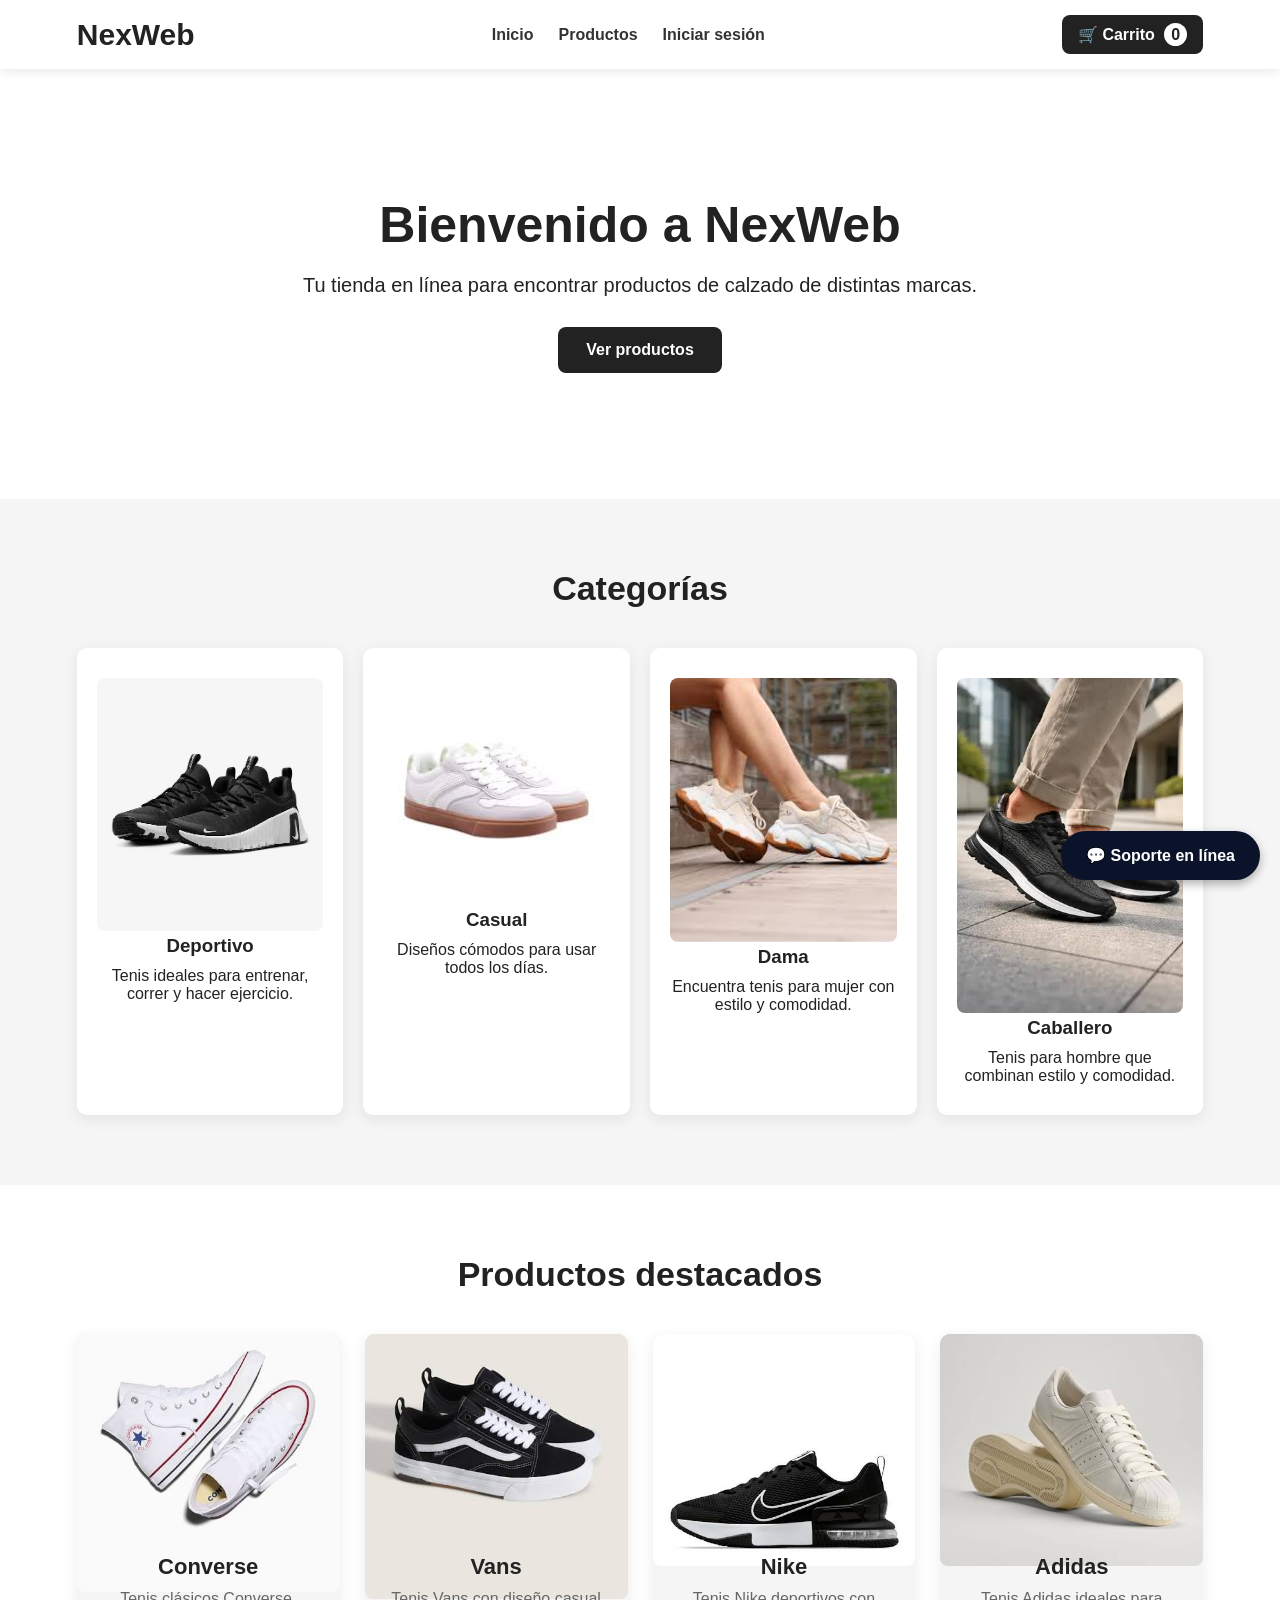
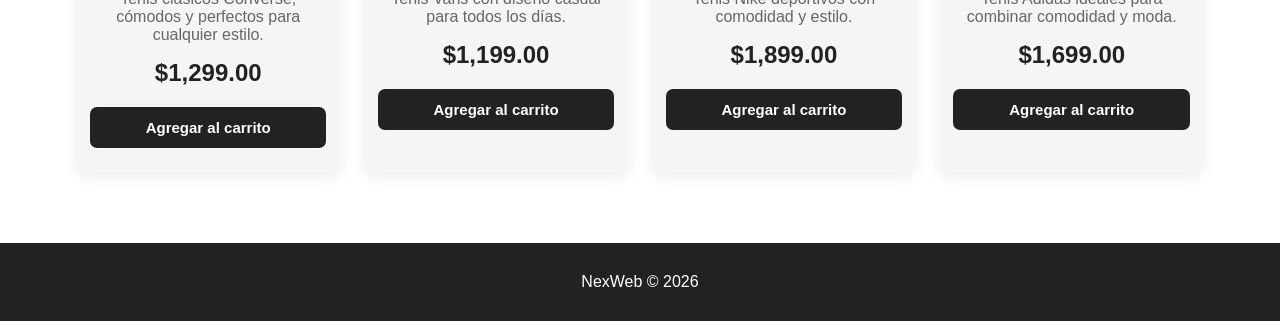
<file: Inicio/index.html>
<!DOCTYPE html>
<html lang="es">

<head>

    <meta charset="UTF-8">

    <meta name="viewport" content="width=device-width, initial-scale=1.0">

    <title>NexWeb - Inicio</title>

    <link rel="stylesheet" href="css/inicio.css">

   <!-- ESTILO DEL CHAT -->
    <style>
        .chat-flotante-btn {
            position: fixed;
            bottom: 20px;
            right: 20px;
            background-color: #0b132b; /* Azul oscuro/negro */
            color: #ffffff;
            border: none;
            padding: 15px 25px;
            border-radius: 50px;
            font-size: 16px;
            font-weight: bold;
            cursor: pointer;
            box-shadow: 0 4px 10px rgba(0,0,0,0.3);
            z-index: 1000;
            transition: background-color 0.3s;
        }
        .chat-flotante-btn:hover { background-color: #1c2541; }

        .chat-ventana {
            position: fixed;
            bottom: 85px;
            right: 20px;
            width: 350px;
            background-color: #ffffff;
            border-radius: 12px;
            box-shadow: 0 8px 20px rgba(0,0,0,0.2);
            display: flex;
            flex-direction: column;
            overflow: hidden;
            z-index: 1000;
            border: 1px solid #e0e0e0;
            font-family: Arial, sans-serif;
        }
        .chat-ventana.oculta { display: none; }

        .chat-header {
            background-color: #0b132b;
            color: #ffffff;
            padding: 15px;
            display: flex;
            justify-content: space-between;
            align-items: center;
            border-bottom: 3px solid #3a506b; /* Azul claro */
        }
        .chat-titulo { font-weight: bold; display: flex; align-items: center; gap: 8px; }
        .estado-online { width: 10px; height: 10px; background-color: #4CAF50; border-radius: 50%; }
        .chat-cerrar { background: none; border: none; color: #ffffff; font-size: 18px; cursor: pointer; }

        .chat-historial {
            height: 300px;
            padding: 15px;
            overflow-y: auto;
            background-color: #f4f6f8;
            display: flex;
            flex-direction: column;
            gap: 12px;
        }
        .mensaje { padding: 10px 14px; border-radius: 15px; max-width: 80%; font-size: 14px; line-height: 1.4; }
        .mensaje.bot { background-color: #e2e8f0; color: #0b132b; align-self: flex-start; border-bottom-left-radius: 2px; }
        .mensaje.usuario { background-color: #3a506b; color: #ffffff; align-self: flex-end; border-bottom-right-radius: 2px; }

        .chat-input { display: flex; padding: 12px; background-color: #ffffff; border-top: 1px solid #eeeeee; }
        .chat-input input { flex-grow: 1; padding: 10px; border: 1px solid #cccccc; border-radius: 20px; outline: none; }
        .chat-input input:focus { border-color: #3a506b; }
        .chat-input button {
            background-color: #3a506b; color: white; border: none; width: 40px; height: 40px;
            border-radius: 50%; margin-left: 10px; cursor: pointer; display: flex; justify-content: center; align-items: center;
        }
        .chat-input button:hover { background-color: #0b132b; }
    </style>
    
</head>


<body>


    <!-- ENCABEZADO -->

    <header class="encabezado">

        <div class="logo">
            <a href="index.html">NexWeb</a>
        </div>


        <nav class="menu">

            <a href="index.html">Inicio</a>

            <a href="../Interfaces/interfaces.html">Productos</a>

            <a href="../Login/login.html">Iniciar sesión</a>

        </nav>


        <a href="../Interfaces/carrito.html" class="carrito">

            🛒 Carrito

            <span id="contadorCarrito">0</span>

        </a>

    </header>



    <!-- CONTENIDO PRINCIPAL -->

    <main>


        <!-- INICIO -->

        <section class="inicio">

            <h1>Bienvenido a NexWeb</h1>

            <p>
                Tu tienda en línea para encontrar productos de calzado de distintas marcas.
            </p>

            <a href="#destacados" class="boton">
                Ver productos
            </a>

        </section>



        <!-- CATEGORÍAS -->

        <section class="categorias">

            <h2>Categorías</h2>
            
            <div class="categorias-contenedor">
<div class="categoria">
    
    <img src="../img/cat-deportivo.jpg" alt="Deportivo" style="width: 100%; border-radius: 8px;">

<h3>Deportivo</h3>
<p>Tenis ideales para entrenar, correr y hacer ejercicio.</p>
</div>

<div class="categoria">
   
    <img src="../img/cat-casual.jpg" alt="Casual" style="width: 100%; border-radius: 8px;">

    <h3>Casual</h3>
    <p>Diseños cómodos para usar todos los días.</p>
</div>

               
<div class="categoria">
   
    <img src="../img/cat-dama.jpg" alt="Dama" style="width: 100%; border-radius: 8px;">
   
    <h3>Dama</h3>
    <p>Encuentra tenis para mujer con estilo y comodidad.</p>
</div>

                   
<div class="categoria">
   
    <img src="../img/cat-caballero.jpg" alt="Caballero" style="width: 100%; border-radius: 8px;">

    <h3>Caballero</h3>
    <p>Tenis para hombre que combinan estilo y comodidad.</p>
</div>


             
            </div>

        </section>



        <!-- PRODUCTOS DESTACADOS -->

        <section id="destacados" class="productos">

            <h2>Productos destacados</h2>


            <div class="productos-contenedor">



              <!-- PRODUCTO 1 -->

<div class="producto">

    <div class="producto-imagen">
        <img src="../img/prod-converse.jpg" alt="Converse" style="width: 100%; height: auto; border-radius: 8px;">
    </div>

    <h3>Converse</h3>

    <p>
        Tenis clásicos Converse, cómodos y perfectos para cualquier estilo.
    </p>

    <strong>$1,299.00</strong>

    <button onclick="agregarAlCarrito('Converse', 1299)">
        Agregar al carrito
    </button>

</div>


<!-- PRODUCTO 2 -->

<div class="producto">

    <div class="producto-imagen">
        <img src="../img/prod-vans.jpg" alt="Vans" style="width: 100%; height: auto; border-radius: 8px;">
    </div>

    <h3>Vans</h3>

    <p>
        Tenis Vans con diseño casual para todos los días.
    </p>

    <strong>$1,199.00</strong>

    <button onclick="agregarAlCarrito('Vans', 1199)">
        Agregar al carrito
    </button>

</div>


<!-- PRODUCTO 3 -->

<div class="producto">

    <div class="producto-imagen">
        <img src="../img/prod-nike.jpg" alt="Nike" style="width: 100%; height: auto; border-radius: 8px;">
    </div>

    <h3>Nike</h3>

    <p>
        Tenis Nike deportivos con comodidad y estilo.
    </p>

    <strong>$1,899.00</strong>

    <button onclick="agregarAlCarrito('Nike', 1899)">
        Agregar al carrito
    </button>

</div>


<!-- PRODUCTO 4 -->

<div class="producto">

    <div class="producto-imagen">
        <img src="../img/prod-adidas.jpg" alt="Adidas" style="width: 100%; height: auto; border-radius: 8px;">
    </div>

    <h3>Adidas</h3>

    <p>
        Tenis Adidas ideales para combinar comodidad y moda.
    </p>

    <strong>$1,699.00</strong>

    <button onclick="agregarAlCarrito('Adidas', 1699)">
        Agregar al carrito
    </button>

</div>

            </div>

        </section>

    </main>



    <!-- NOTIFICACIÓN -->

    <div id="notificacion" class="notificacion">

        <strong>NexWeb</strong>

        <span id="mensajeNotificacion"></span>

    </div>

<!-- CHAT FLOTANTE ESTRUCTURA -->
    <button id="btn-abrir-chat" class="chat-flotante-btn">💬 Soporte en línea</button>

    <div id="ventana-chat" class="chat-ventana oculta">
        <div class="chat-header">
            <div class="chat-titulo"><span class="estado-online"></span> Soporte NexWeb</div>
            <button id="btn-cerrar-chat" class="chat-cerrar">✖</button>
        </div>
        <div class="chat-historial" id="chat-historial">
            <div class="mensaje bot">¡Hola! Bienvenida a NexWeb. ¿En qué podemos ayudarte hoy?</div>
        </div>
        <div class="chat-input">
            <input type="text" id="mensaje-input" placeholder="Escribe tu mensaje..." required>
            <button id="btn-enviar" type="button">➤</button>
        </div>
    </div>

    <!-- PIE DE PÁGINA -->

    <footer class="footer">

        <p>NexWeb © 2026</p>

    </footer>



    <!-- JAVASCRIPT -->

    <!-- Conexión con la API / base de datos -->
    <script src="../js/nexweb.js"></script>

    <script>

    let carrito = JSON.parse(localStorage.getItem("carrito")) || [];

    // Revisamos que todos los productos tengan una cantidad
    for (let i = 0; i < carrito.length; i++) {

        if (!carrito[i].cantidad || isNaN(carrito[i].cantidad)) {
            carrito[i].cantidad = 1;
        }

    }


    function agregarAlCarrito(nombre, precio) {

        let productoEncontrado = null;


        for (let i = 0; i < carrito.length; i++) {

            if (carrito[i].nombre === nombre) {

                productoEncontrado = carrito[i];

            }

        }


        if (productoEncontrado != null) {

            productoEncontrado.cantidad =
                Number(productoEncontrado.cantidad) + 1;

        }

        else {

            carrito.push({

                nombre: nombre,

                precio: precio,

                cantidad: 1

            });

        }


        localStorage.setItem(
            "carrito",
            JSON.stringify(carrito)
        );


        actualizarContador();


        mostrarNotificacion(
            nombre + " se agregó al carrito"
        );

    }


    function actualizarContador() {

        let contador =
            document.getElementById("contadorCarrito");

        let cantidad = 0;


        for (let i = 0; i < carrito.length; i++) {

            let numero =
                Number(carrito[i].cantidad);

            if (!isNaN(numero)) {

                cantidad = cantidad + numero;

            }

        }


        contador.textContent = cantidad;

    }


    function mostrarNotificacion(mensaje) {

        let notificacion =
            document.getElementById("notificacion");

        let texto =
            document.getElementById("mensajeNotificacion");


        texto.textContent = mensaje;


        notificacion.classList.add("mostrar");


        setTimeout(function () {

            notificacion.classList.remove("mostrar");

        }, 3000);

    }


    // Guardamos nuevamente el carrito corregido
    localStorage.setItem(
        "carrito",
        JSON.stringify(carrito)
    );


    actualizarContador();

</script>


<!-- LÓGICA DEL CHAT CON RESPUESTAS AUTOMÁTICAS Y TALLAS -->
<script>
    const btnAbrirChat = document.getElementById('btn-abrir-chat');
    const btnCerrarChat = document.getElementById('btn-cerrar-chat');
    const ventanaChat = document.getElementById('ventana-chat');
    const btnEnviar = document.getElementById('btn-enviar');
    const inputMensaje = document.getElementById('mensaje-input');
    const historialChat = document.getElementById('chat-historial');

    // 1. Cargar el historial guardado
    function cargarHistorial() {
        const mensajesGuardados = JSON.parse(localStorage.getItem("chatHistorial")) || [];
        historialChat.innerHTML = '<div class="mensaje bot">¡Hola! Bienvenida a NexWeb. ¿En qué podemos ayudarte hoy?</div>';
        mensajesGuardados.forEach(msg => agregarMensajeUI(msg.tipo, msg.texto));
        setTimeout(() => historialChat.scrollTop = historialChat.scrollHeight, 50);
    }

    // 2. Funciones para dibujar el texto y guardarlo
    function agregarMensajeUI(tipo, texto) {
        const div = document.createElement('div');
        div.classList.add('mensaje', tipo);
        div.textContent = texto;
        historialChat.appendChild(div);
    }

    function guardarEnHistorial(tipo, texto) {
        const mensajesGuardados = JSON.parse(localStorage.getItem("chatHistorial")) || [];
        mensajesGuardados.push({ tipo: tipo, texto: texto });
        localStorage.setItem("chatHistorial", JSON.stringify(mensajesGuardados));

        // También se guarda en la base de datos (tabla mensajes_chat)
        if (typeof NexWeb !== "undefined") {
            NexWeb.api("chat.php", { metodo: "POST", datos: { tipo: tipo, mensaje: texto } })
                .catch(error => console.warn("Chat no guardado en BD:", error.message));
        }
    }

    // 3. El "Cerebro" del Bot (Palabras clave y Tallas)
    function responderComoBot(mensajeUsuario) {
        const texto = mensajeUsuario.toLowerCase();
        let respuesta = "Disculpa, no entendí bien. ¿Podrías preguntarme sobre envíos, pagos, o nuestros tenis (Converse, Vans, Nike, Adidas)?";

        // Detector: Busca si el usuario escribió un número entre el 22 y el 30
        const tallaMencionada = texto.match(/\b(2[2-9]|30)\b/);

        // Lógica de detección
        if (texto.includes("hola") || texto.includes("buen")) {
            respuesta = "¡Hola! Qué gusto saludarte. ¿Buscas algún calzado en especial o accesorios?";
        } else if (texto.includes("converse")) {
            respuesta = "¡Claro! Los tenis clásicos Converse están en $1,299.00. Puedes agregarlos desde la sección de destacados.";
        } else if (texto.includes("vans")) {
            respuesta = "Tenemos los tenis Vans de diseño casual a $1,199.00. ¡Están muy cómodos!";
        } else if (texto.includes("nike") || texto.includes("adidas")) {
            respuesta = "Contamos con deportivos Nike a $1,899.00 y Adidas a $1,699.00. ¿De qué talla buscas?";
        } else if (tallaMencionada) { 
            // Si detectó un número válido, lo usa en la respuesta
            respuesta = `¡Sí! Tenemos la talla ${tallaMencionada[0]} disponible. Todos nuestros modelos vienen a la medida exacta mexicana. ¿Te los preparamos?`;
        } else if (texto.includes("talla") || texto.includes("numero") || texto.includes("medida") || texto.includes("quedan")) {
            respuesta = "Manejamos tallas desde el 22 hasta el 30 mexicano. Si no te quedan, tu primer cambio es completamente gratis.";
        } else if (texto.includes("envio") || texto.includes("envío") || texto.includes("entrega") || texto.includes("llega")) {
            respuesta = "Los envíos tardan de 3 a 5 días hábiles y son gratis en toda tu compra.";
        } else if (texto.includes("pago") || texto.includes("tarjeta") || texto.includes("comprar")) {
            respuesta = "Puedes pagar con tarjeta de crédito, débito o efectivo directamente desde tu Carrito de compras.";
        }

        agregarMensajeUI('bot', respuesta);
        guardarEnHistorial('bot', respuesta);
        historialChat.scrollTop = historialChat.scrollHeight;
    }

    // 4. Enviar mensaje y temporizador del bot
    function enviarMensajeLocal() {
        const texto = inputMensaje.value.trim();
        if (texto !== '') {
            agregarMensajeUI('usuario', texto);
            guardarEnHistorial('usuario', texto);
            inputMensaje.value = '';
            historialChat.scrollTop = historialChat.scrollHeight;

            setTimeout(() => {
                responderComoBot(texto);
            }, 1000);
        }
    }

    // 5. Eventos de clics y teclas
    btnAbrirChat.addEventListener('click', () => {
        ventanaChat.classList.remove('oculta');
        btnAbrirChat.style.display = 'none';
        cargarHistorial(); 
    });

    btnCerrarChat.addEventListener('click', () => {
        ventanaChat.classList.add('oculta');
        btnAbrirChat.style.display = 'block';
    });

    btnEnviar.addEventListener('click', enviarMensajeLocal);
    inputMensaje.addEventListener('keypress', (e) => {
        if (e.key === 'Enter') enviarMensajeLocal();
    });
</script>

</body>

</html>
</file>
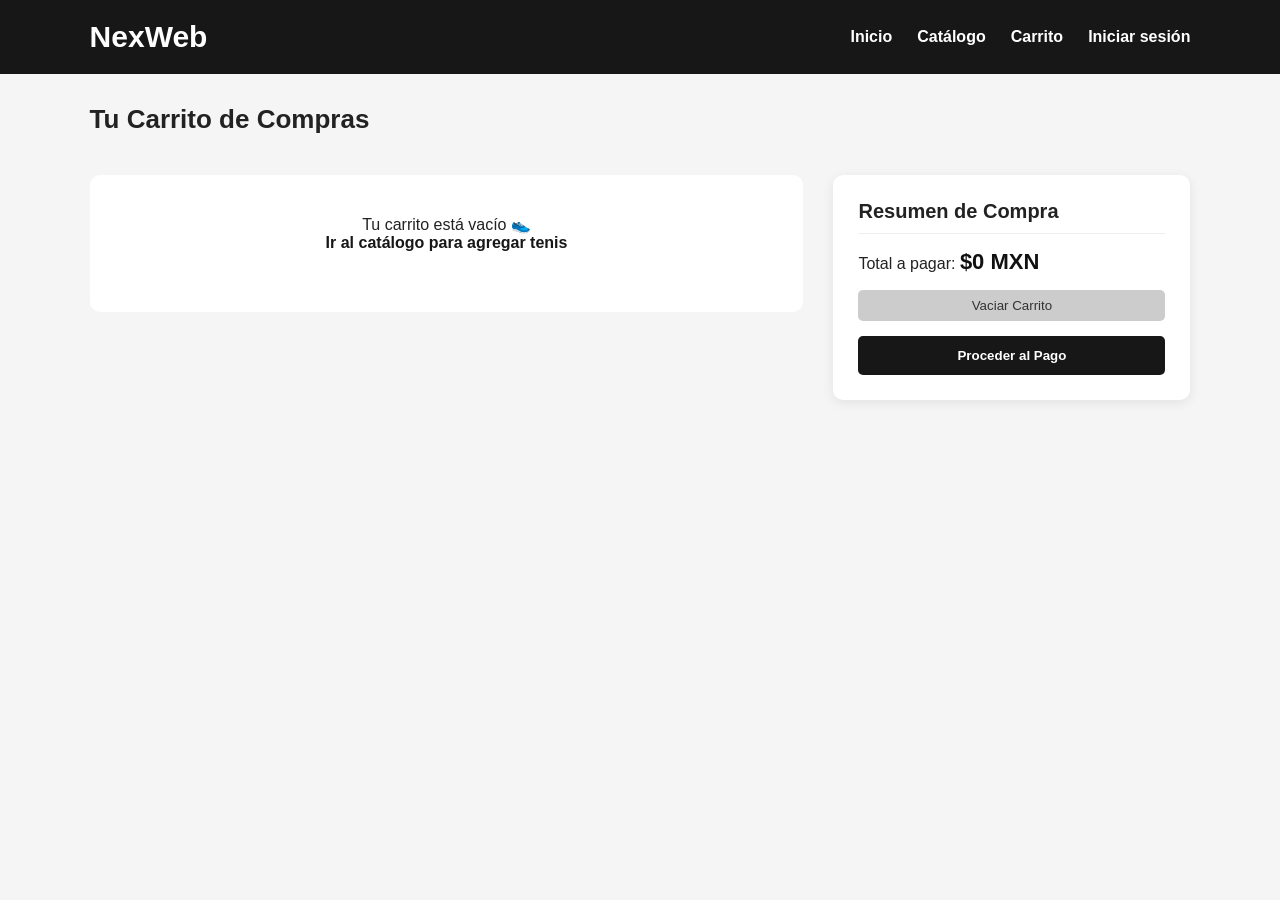
<file: Interfaces/carrito.html>
<!DOCTYPE html>
<html lang="es">
<head>
    <meta charset="UTF-8">
    <meta name="viewport" content="width=device-width, initial-scale=1.0">
    <title>Carrito de Compras | NexWeb</title>
    <link rel="stylesheet" href="interfaces.css">
</head>
<body>

   <header class="encabezado">
        <h1><a href="../Inicio/index.html" class="logo-link">NexWeb</a></h1>
        <nav>
            <a href="../Inicio/index.html">Inicio</a>
            <a href="interfaces.html">Catálogo</a>
            <a href="carrito.html"id="nav-carrito">Carrito</a>
            <a href="../Login/login.html">Iniciar sesión</a>
        </nav>
    </header>

    <main class="carrito-contenedor">
        <h2>Tu Carrito de Compras</h2>

        <div id="lista-carrito" class="lista-carrito">
            <!-- Aquí se cargarán dinámicamente los productos agregados -->
        </div>

        <div id="resumen-carrito" class="resumen-carrito">
            <h3>Resumen de Compra</h3>
            <p>Total a pagar: <strong id="total-precio">$0 MXN</strong></p>
            <button id="btn-vaciar" class="btn-secundario">Vaciar Carrito</button>
            <button id="btn-comprar" class="btn-principal">Proceder al Pago</button>
        </div>
    </main>

    <script src="../js/nexweb.js"></script>
    <script src="carrito.js"></script>
</body>
</html>
</file>
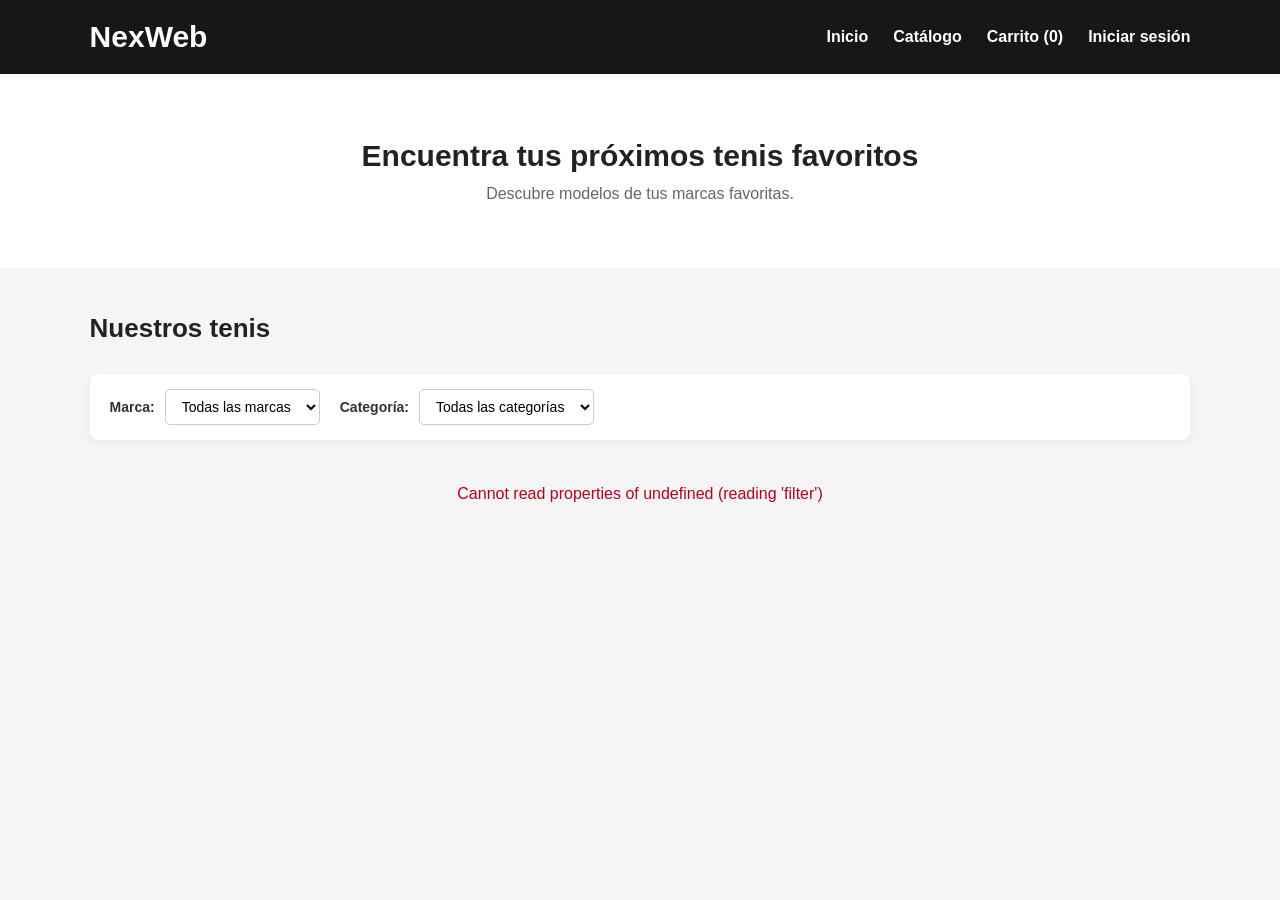
<file: Interfaces/interfaces.html>
<!DOCTYPE html>
<html lang="es">

<head>
    <meta charset="UTF-8">
    <meta name="viewport" content="width=device-width, initial-scale=1.0">
    <title>Catálogo | NexWeb</title>
    <link rel="stylesheet" href="interfaces.css">
</head>

<body>

    <header class="encabezado">
        <h1><a href="../Inicio/index.html" class="logo-link">NexWeb</a></h1>
        <nav>
            <a href="../Inicio/index.html">Inicio</a>
            <a href="interfaces.html">Catálogo</a>
            <a href="carrito.html" id="nav-carrito">Carrito (0)</a>
            <a href="../Login/login.html">Iniciar sesión</a>
        </nav>
    </header>

    <main>

        <section class="presentacion">
            <h2>Encuentra tus próximos tenis favoritos</h2>
            <p>Descubre modelos de tus marcas favoritas.</p>
        </section>

        <section class="catalogo">
            <h2>Nuestros tenis</h2>
<!-- BARRA DE FILTROS -->
            <div class="filtros-contenedor">
                <div class="filtro-grupo">
                    <label for="filtro-marca">Marca:</label>
                    <select id="filtro-marca">
                        <option value="todas">Todas las marcas</option>
                        <option value="Adidas">Adidas</option>
                        <option value="Asics">Asics</option>
                        <option value="Converse">Converse</option>
                        <option value="Fila">Fila</option>
                        <option value="New Balance">New Balance</option>
                        <option value="Nike">Nike</option>
                        <option value="Vans">Vans</option>
                    </select>
                </div>

                <div class="filtro-grupo">
                    <label for="filtro-categoria">Categoría:</label>
                    <select id="filtro-categoria">
                        <option value="todas">Todas las categorías</option>
                        <option value="Deportivo">Deportivo</option>
                        <option value="Casual">Casual</option>
                    </select>
                </div>
            </div>
            <!-- CONTENEDOR DE PRODUCTOS -->
            <div id="lista-productos" class="productos">
                <!-- Los productos se cargarán con JavaScript -->
            </div>
        </section>

    </main>

    <script src="../js/nexweb.js"></script>
    <script src="productos.js"></script>

</body>

</html>
</file>
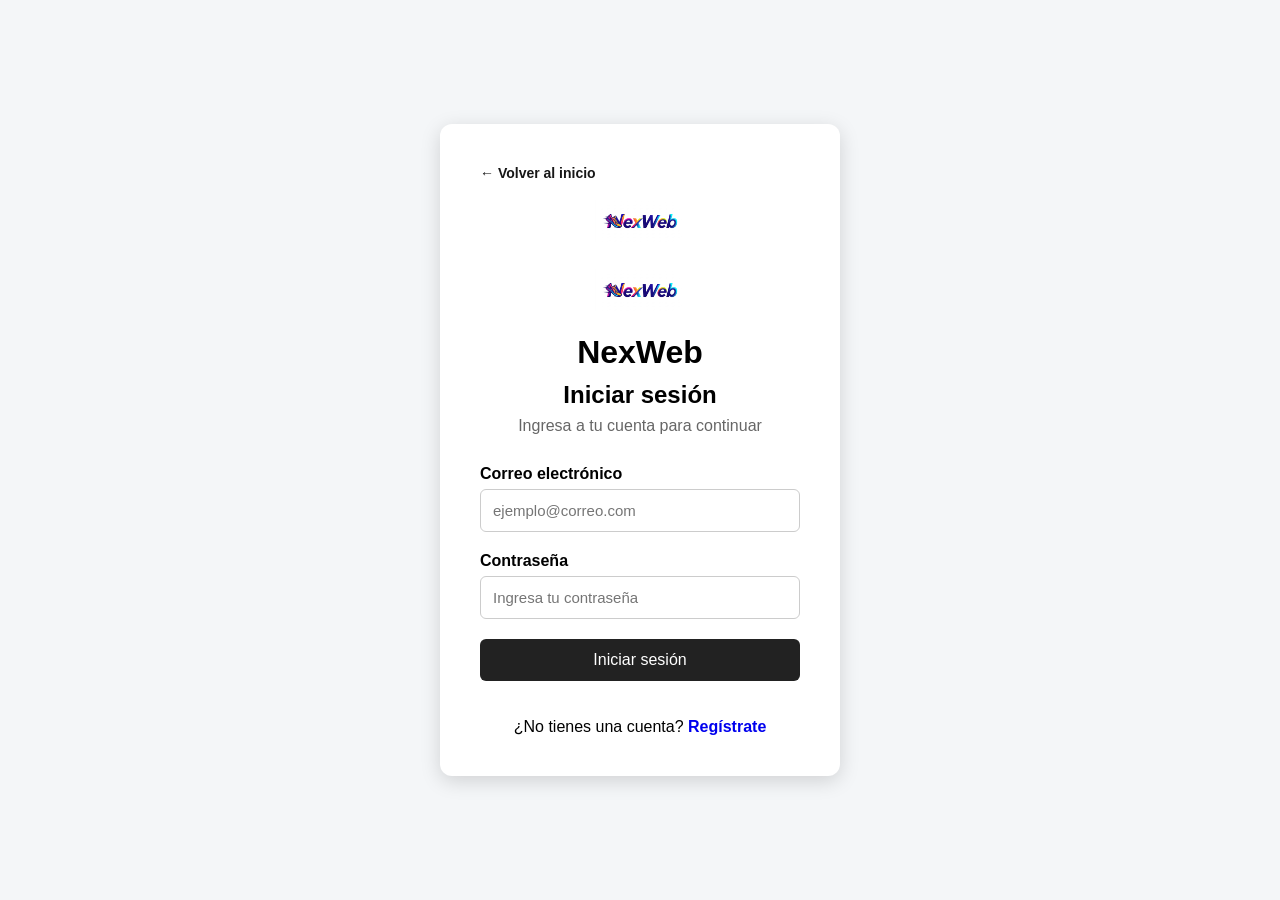
<file: Login/login.html>
<!DOCTYPE html>
<html lang="es">
<head>
    <meta charset="UTF-8">
    <meta name="viewport" content="width=device-width, initial-scale=1.0">
    <title>Iniciar sesión | NexWeb</title>
    <link rel="stylesheet" href="login.css">
</head>
<body>
    <div class="contenedor">
        <div class="login">
            <!-- Enlace para regresar a la página principal -->
            <a href="../Inicio/index.html" class="volver">← Volver al inicio</a>

            <!-- Logotipo de NexWeb -->
            <div style="text-align: center; margin-bottom: 15px;">
                <img src="../img/logo-nexweb.jpg" alt="Logotipo NexWeb" style="width: 90px; height: auto; border-radius: 8px;">
            </div>

            <!--Agrega tu logotipo aqui -->
            <div style="text-align: center; margin-bottom: 15px;">
                <img src="../img/logo-nexweb.jpg" alt="Logotipo NexWeb" style="width: 90px;heigh:auto; border-radius: 8px;">
                </div>

            <h1>NexWeb</h1>
            <h2>Iniciar sesión</h2>
            <p class="subtitulo">Ingresa a tu cuenta para continuar</p>

            <form>
                <label for="correo">Correo electrónico</label>
                <input type="email" id="correo" name="correo" placeholder="ejemplo@correo.com" required>

                <label for="contrasena">Contraseña</label>
                <input type="password" id="contrasena" name="contrasena" placeholder="Ingresa tu contraseña" required>

                <button type="submit">Iniciar sesión</button>
            </form>

            <p class="registro">
                ¿No tienes una cuenta?
                <a href="registro.html">Regístrate</a>
            </p>
        </div>
    </div>

    <script src="../js/nexweb.js"></script>
    <script src="login.js"></script>
</body>

</html>
</file>
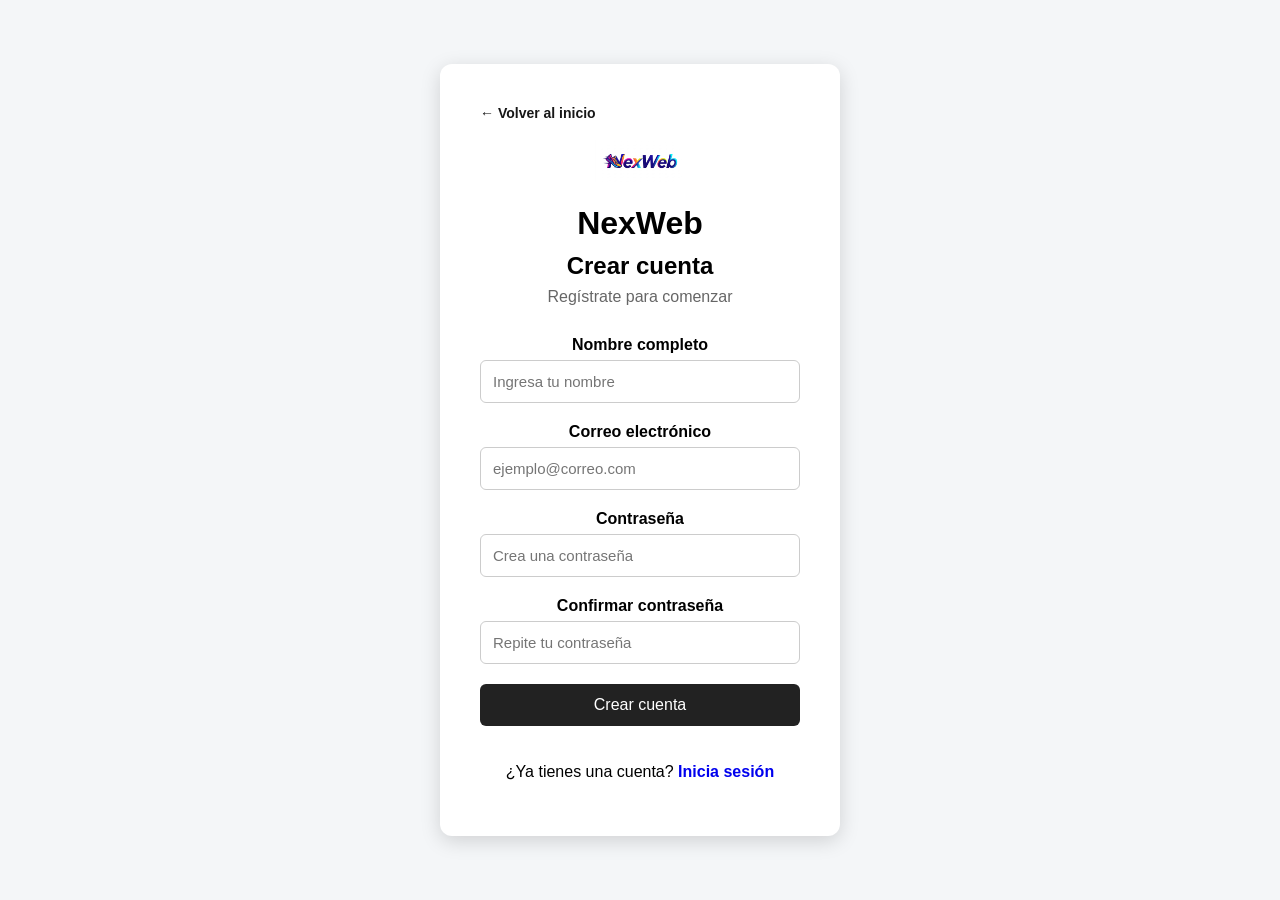
<file: Login/registro.html>
<!DOCTYPE html>
<html lang="es">
<head>
    <meta charset="UTF-8">
    <meta name="viewport" content="width=device-width, initial-scale=1.0">
    <title>Crear cuenta | NexWeb</title>
    <link rel="stylesheet" href="login.css">
</head>
<body>
    <div class="contenedor">
        <div class="login">
            <!-- Enlace para regresar a la página principal -->
            <a href="../Inicio/index.html" class="volver">← Volver al inicio</a>

            <!-- Logotipo de NexWeb -->
            <div style="text-align: center; margin-bottom: 15px;">
                <img src="../img/logo-nexweb.jpg" alt="Logotipo NexWeb" style="width: 90px; height: auto; border-radius: 8px;">
            </div>

            <!--LOGOTIPO DE NEXWEB -->
            <div style="text-align: center; margin-bottom: 15px;">
                <imgsrc="../img/logo-nexweb.jpg" alt="Logotipo NexWeb" style="width: 90px; height: auto; border-radius: 8px;">

            <h1>NexWeb</h1>
            <h2>Crear cuenta</h2>
            <p class="subtitulo">Regístrate para comenzar</p>

            <form>
                <label for="nombre">Nombre completo</label>
                <input type="text" id="nombre" name="nombre" placeholder="Ingresa tu nombre" required>

                <label for="correo">Correo electrónico</label>
                <input type="email" id="correo" name="correo" placeholder="ejemplo@correo.com" required>

                <label for="contrasena">Contraseña</label>
                <input type="password" id="contrasena" name="contrasena" placeholder="Crea una contraseña" required>

                <label for="confirmar">Confirmar contraseña</label>
                <input type="password" id="confirmar" name="confirmar" placeholder="Repite tu contraseña" required>

                <button type="submit">Crear cuenta</button>
            </form>

            <p class="registro">
                ¿Ya tienes una cuenta?
                <a href="login.html">Inicia sesión</a>
            </p>
        </div>
    </div>

    <script src="../js/nexweb.js"></script>
    <script src="login.js"></script>
</body>

</html>
</file>
<file: Inicio/css/inicio.css>
/* CONFIGURACIÓN GENERAL */

* {
    margin: 0;
    padding: 0;
    box-sizing: border-box;
}

html {
    scroll-behavior: smooth;
}

body {
    font-family: Arial, sans-serif;
    background-color: #f5f5f5;
    color: #222;
}


/* ENCABEZADO */

.encabezado {
    width: 100%;
    padding: 15px 6%;
    background-color: white;

    display: flex;
    align-items: center;
    justify-content: space-between;

    box-shadow: 0 2px 10px rgba(0, 0, 0, 0.1);

    position: sticky;
    top: 0;
}


/* LOGO */

.logo a {
    color: #222;
    text-decoration: none;
    font-size: 30px;
    font-weight: bold;
}


/* MENÚ */

.menu {
    display: flex;
    gap: 25px;
}

.menu a {
    color: #333;
    text-decoration: none;
    font-weight: bold;
}

.menu a:hover {
    color: #666;
}


/* CARRITO */

.carrito {
    background-color: #222;
    color: white;
    text-decoration: none;

    padding: 10px 16px;
    border-radius: 8px;

    font-weight: bold;
}

#contadorCarrito {
    background-color: white;
    color: #222;

    padding: 3px 7px;
    margin-left: 5px;

    border-radius: 50%;
}


/* PARTE DE INICIO */

.inicio {
    min-height: 430px;

    background-color: white;

    display: flex;
    flex-direction: column;
    justify-content: center;
    align-items: center;

    text-align: center;

    padding: 50px 20px;
}

.inicio h1 {
    font-size: 50px;
    margin-bottom: 20px;
}

.inicio p {
    font-size: 20px;
    margin-bottom: 30px;
}


/* BOTÓN VER PRODUCTOS */

.boton {
    background-color: #222;
    color: white;

    text-decoration: none;

    padding: 14px 28px;

    border-radius: 8px;

    font-weight: bold;
}


/* CATEGORÍAS */

.categorias {
    padding: 70px 6%;
    text-align: center;
}

.categorias h2 {
    font-size: 34px;
    margin-bottom: 40px;
}

.categorias-contenedor {
    display: grid;

    grid-template-columns: repeat(4, 1fr);

    gap: 20px;
}

.categoria {
    background-color: white;

    padding: 30px 20px;

    border-radius: 10px;

    box-shadow: 0 4px 15px rgba(0, 0, 0, 0.08);
}

.categoria h3 {
    margin-bottom: 10px;
}


/* PRODUCTOS DESTACADOS */

.productos {
    padding: 70px 6%;

    background-color: white;

    text-align: center;
}

.productos h2 {
    font-size: 34px;
    margin-bottom: 40px;
}

.productos-contenedor {
    display: grid;

    grid-template-columns: repeat(4, 1fr);

    gap: 25px;
}


/* PRODUCTO */

.producto {
    background-color: #f5f5f5;

    padding-bottom: 25px;

    border-radius: 10px;

    overflow: hidden;

    box-shadow: 0 4px 15px rgba(0, 0, 0, 0.08);
}

.producto-imagen {
    height: 200px;

    background-color: #e5e5e5;

    display: flex;
    justify-content: center;
    align-items: center;

    font-size: 80px;
}

.producto h3 {
    font-size: 22px;
    margin: 20px 20px 10px;
}

.producto p {
    color: #666;
    margin: 0 20px 15px;
}

.producto strong {
    display: block;

    font-size: 24px;

    margin-bottom: 20px;
}


/* BOTÓN AGREGAR AL CARRITO */

.producto button {
    width: 90%;

    padding: 12px;

    border: none;
    border-radius: 7px;

    background-color: #222;
    color: white;

    font-size: 15px;
    font-weight: bold;

    cursor: pointer;
}

.producto button:hover {
    background-color: #444;
}


/* NOTIFICACIÓN */

.notificacion {
    position: fixed;

    top: 90px;
    right: 25px;

    width: 270px;

    padding: 18px 22px;

    background-color: white;

    border-radius: 10px;

    box-shadow: 0 5px 25px rgba(0, 0, 0, 0.2);

    display: flex;
    flex-direction: column;

    gap: 5px;

    opacity: 0;

    transform: translateX(400px);

    transition: 0.3s;

    z-index: 2000;
}

.notificacion.mostrar {
    opacity: 1;
    transform: translateX(0);
}

.notificacion strong {
    font-size: 18px;
}


/* PIE DE PÁGINA */

.footer {
    background-color: #222;
    color: white;

    text-align: center;

    padding: 30px;
}


/* PARA CELULAR */

@media (max-width: 800px) {

    .encabezado {
        flex-direction: column;
        gap: 15px;
    }

    .menu {
        flex-wrap: wrap;
        justify-content: center;
    }

    .categorias-contenedor {
        grid-template-columns: 1fr 1fr;
    }

    .productos-contenedor {
        grid-template-columns: 1fr 1fr;
    }

    .inicio h1 {
        font-size: 40px;
    }
}


/* CELULAR PEQUEÑO */

@media (max-width: 500px) {

    .categorias-contenedor {
        grid-template-columns: 1fr;
    }

    .productos-contenedor {
        grid-template-columns: 1fr;
    }
}
</file>
<file: Interfaces/interfaces.css>
/* Reset básico de márgenes */
* {
    box-sizing: border-box;
    margin: 0;
    padding: 0;
}

body {
    font-family: Arial, sans-serif;
    background-color: #f5f5f5;
    color: #222;
}

/* ==========================================
   1. ENCABEZADO Y NAVEGACIÓN
   ========================================== */
.encabezado {
    background-color: #171717;
    color: white;
    padding: 20px 7%;
    display: flex;
    justify-content: space-between;
    align-items: center;
}

.encabezado h1 {
    font-size: 30px;
}

.encabezado h1 a {
    color: white;
    text-decoration: none;
}

.encabezado h1 a:hover {
    color: #ff9f1c;
}
nav {
    display: flex;
    gap: 25px;
}

nav a {
    color: white;
    text-decoration: none;
    font-weight: bold;
}

nav a:hover {
    color: #ff9f1c;
}

/* ==========================================
   2. SECCIÓN PRESENTACIÓN
   ========================================== */
.presentacion {
    text-align: center;
    padding: 65px 20px;
    background-color: white;
}

.presentacion h2 {
    font-size: 30px;
    margin-bottom: 12px;
}

.presentacion p {
    color: #666;
    font-size: 16px;
}

/* ==========================================
   3. CATÁLOGO DE PRODUCTOS (interfaces.html)
   ========================================== */
.catalogo {
    padding: 45px 7%;
}

.catalogo > h2 {
    font-size: 26px;
    margin-bottom: 30px;
}

.productos {
    display: grid;
    grid-template-columns: repeat(auto-fit, minmax(220px, 1fr));
    gap: 25px;
}

/* Tarjetas individuales de los tenis */
.tarjeta-producto {
    background-color: white;
    border-radius: 10px;
    overflow: hidden;
    box-shadow: 0 3px 12px rgba(0, 0, 0, 0.08);
    transition: transform 0.2s;
    display: flex;
    flex-direction: column;
    justify-content: space-between;
}

.tarjeta-producto:hover {
    transform: translateY(-5px);
}

.tarjeta-producto img {
    width: 100%;
    height: 220px;
    object-fit: contain;
    padding: 15px;
    background-color: white;
}

.informacion-producto {
    padding: 18px;
}

.informacion-producto .marca {
    color: #777;
    font-size: 13px;
    display: block;
}

.informacion-producto h3 {
    margin: 8px 0;
    font-size: 19px;
}

.informacion-producto p {
    color: #666;
    margin-bottom: 12px;
}

.informacion-producto strong {
    font-size: 19px;
    color: #111;
    display: block;
}

/* Botón "Ver producto" en el catálogo */
.tarjeta-producto button {
    background-color: #171717;
    color: white;
    border: none;
    padding: 10px 15px;
    margin: 0 18px 18px 18px;
    border-radius: 5px;
    cursor: pointer;
    font-weight: bold;
    transition: background-color 0.2s;
}

.tarjeta-producto button:hover {
    background-color: #ff9f1c;
}

/* ==========================================
   4. DETALLE DEL PRODUCTO (detalle.html)
   ========================================== */
.detalle-producto {
    padding: 30px 7%;
}

.volver {
    display: inline-block;
    margin-bottom: 20px;
    color: #171717;
    text-decoration: none;
    font-weight: bold;
}

.volver:hover {
    color: #ff9f1c;
}

.detalle-contenido {
    display: flex;
    gap: 40px;
    background-color: white;
    padding: 30px;
    border-radius: 10px;
    box-shadow: 0 3px 12px rgba(0, 0, 0, 0.08);
}

.detalle-imagen {
    flex: 1;
    display: flex;
    justify-content: center;
    align-items: center;
}

.detalle-imagen img {
    max-width: 100%;
    max-height: 350px;
    object-fit: contain;
}

.detalle-informacion {
    flex: 1;
    display: flex;
    flex-direction: column;
    gap: 12px;
}

#marca-producto {
    color: #777;
    font-size: 14px;
    text-transform: uppercase;
}

#precio-producto {
    font-size: 24px;
    color: #111;
}

.detalle-informacion select,
.detalle-informacion input {
    padding: 8px 12px;
    border: 1px solid #ccc;
    border-radius: 5px;
    font-size: 15px;
    max-width: 200px;
}

#agregar-carrito {
    background-color: #171717;
    color: white;
    border: none;
    padding: 12px 20px;
    font-size: 16px;
    border-radius: 5px;
    cursor: pointer;
    margin-top: 10px;
    transition: background-color 0.2s;
}

#agregar-carrito:hover {
    background-color: #ff9f1c;
}

#mensaje {
    font-weight: bold;
    color: #2ec4b6;
}

/* ==========================================
   5. DISEÑO RESPONSIVO (CELULARES)
   ========================================== */
@media (max-width: 768px) {
    .encabezado {
        flex-direction: column;
        gap: 18px;
    }

    nav {
        gap: 15px;
        flex-wrap: wrap;
        justify-content: center;
    }

    .presentacion h2 {
        font-size: 24px;
    }

    .catalogo {
        padding: 30px 5%;
    }

    .detalle-contenido {
        flex-direction: column;
    }
}
/* ==========================================
   6. CARRITO DE COMPRAS (carrito.html)
   ========================================== */
.carrito-contenedor {
    padding: 30px 7%;
    display: grid;
    grid-template-columns: 2fr 1fr;
    gap: 30px;
}

.carrito-contenedor h2 {
    grid-column: 1 / -1;
    font-size: 26px;
    margin-bottom: 10px;
}

.lista-carrito {
    display: flex;
    flex-direction: column;
    gap: 15px;
}

.item-carrito {
    display: flex;
    align-items: center;
    background-color: white;
    padding: 15px 20px;
    border-radius: 10px;
    box-shadow: 0 3px 12px rgba(0, 0, 0, 0.08);
    gap: 20px;
}

.item-carrito img {
    width: 90px;
    height: 90px;
    object-fit: contain;
}

.info-item {
    flex: 1;
    display: flex;
    flex-direction: column;
    gap: 5px;
}

.info-item h4 {
    font-size: 18px;
}

.info-item p {
    color: #666;
    font-size: 14px;
}

.subtotal-item {
    text-align: right;
    display: flex;
    flex-direction: column;
    align-items: flex-end;
    gap: 8px;
}

.subtotal-item p {
    font-weight: bold;
    font-size: 16px;
}

.btn-eliminar {
    background-color: #e63946;
    color: white;
    border: none;
    padding: 6px 12px;
    border-radius: 5px;
    cursor: pointer;
    font-size: 13px;
}

.btn-eliminar:hover {
    background-color: #d62828;
}

.resumen-carrito {
    background-color: white;
    padding: 25px;
    border-radius: 10px;
    box-shadow: 0 3px 12px rgba(0, 0, 0, 0.08);
    height: fit-content;
    display: flex;
    flex-direction: column;
    gap: 15px;
}

.resumen-carrito h3 {
    font-size: 20px;
    border-bottom: 1px solid #eee;
    padding-bottom: 10px;
}

.resumen-carrito strong {
    font-size: 22px;
    color: #111;
}

.btn-principal {
    background-color: #171717;
    color: white;
    border: none;
    padding: 12px;
    border-radius: 5px;
    font-weight: bold;
    cursor: pointer;
}

.btn-principal:hover {
    background-color: #ff9f1c;
}

.btn-secundario {
    background-color: #ccc;
    color: #333;
    border: none;
    padding: 8px;
    border-radius: 5px;
    cursor: pointer;
}

.btn-secundario:hover {
    background-color: #bbb;
}

.carrito-vacio {
    background-color: white;
    padding: 40px;
    text-align: center;
    border-radius: 10px;
}

/* Responsivo para celulares */
@media (max-width: 768px) {
    .carrito-contenedor {
        grid-template-columns: 1fr;
    }
}
/* ==========================================
   ESTILOS PARA LOS FILTROS DE BÚSQUEDA
   ========================================== */
.filtros-contenedor {
    display: flex;
    gap: 20px;
    margin-bottom: 25px;
    background-color: white;
    padding: 15px 20px;
    border-radius: 8px;
    box-shadow: 0 2px 8px rgba(0, 0, 0, 0.05);
    flex-wrap: wrap;
}

.filtro-grupo {
    display: flex;
    align-items: center;
    gap: 10px;
}

.filtro-grupo label {
    font-weight: bold;
    color: #333;
    font-size: 14px;
}

.filtro-grupo select {
    padding: 8px 12px;
    border: 1px solid #ccc;
    border-radius: 5px;
    font-size: 14px;
    background-color: white;
    cursor: pointer;
    outline: none;
}

.filtro-grupo select:focus {
    border-color: #ff9f1c;
}
</file>
<file: Login/login.css>
* {
    box-sizing: border-box;
    margin: 0;
    padding: 0;
}

body {
    font-family: Arial, sans-serif;
    background-color: #f4f6f8;
}

.contenedor {
    min-height: 100vh;
    display: flex;
    justify-content: center;
    align-items: center;
}

.login {
    width: 400px;
    background-color: white;
    padding: 40px;
    border-radius: 12px;
    box-shadow: 0 5px 20px rgba(0, 0, 0, 0.15);
}

.login h1 {
    text-align: center;
    font-size: 32px;
    margin-bottom: 10px;
}

.login h2 {
    text-align: center;
    margin-bottom: 8px;
}

.subtitulo {
    text-align: center;
    color: #666;
    margin-bottom: 30px;
}

form {
    display: flex;
    flex-direction: column;
}

label {
    margin-bottom: 6px;
    font-weight: bold;
}

input {
    padding: 12px;
    margin-bottom: 20px;
    border: 1px solid #ccc;
    border-radius: 6px;
    font-size: 15px;
}

input:focus {
    outline: none;
    border-color: #333;
}

button {
    padding: 12px;
    border: none;
    border-radius: 6px;
    background-color: #222;
    color: white;
    font-size: 16px;
    cursor: pointer;
}

button:hover {
    background-color: #444;
}

.registro {
    text-align: center;
    margin-top: 25px;
}

.registro a {
    text-decoration: none;
    font-weight: bold;
}
/* Estilo del botón volver al inicio */
.volver {
    display: inline-block;
    margin-bottom: 15px;
    color: #171717;
    text-decoration: none;
    font-weight: bold;
    font-size: 14px;
    transition: color 0.2s;
}

.volver:hover {
    color: #ff9f1c;
}
</file>
